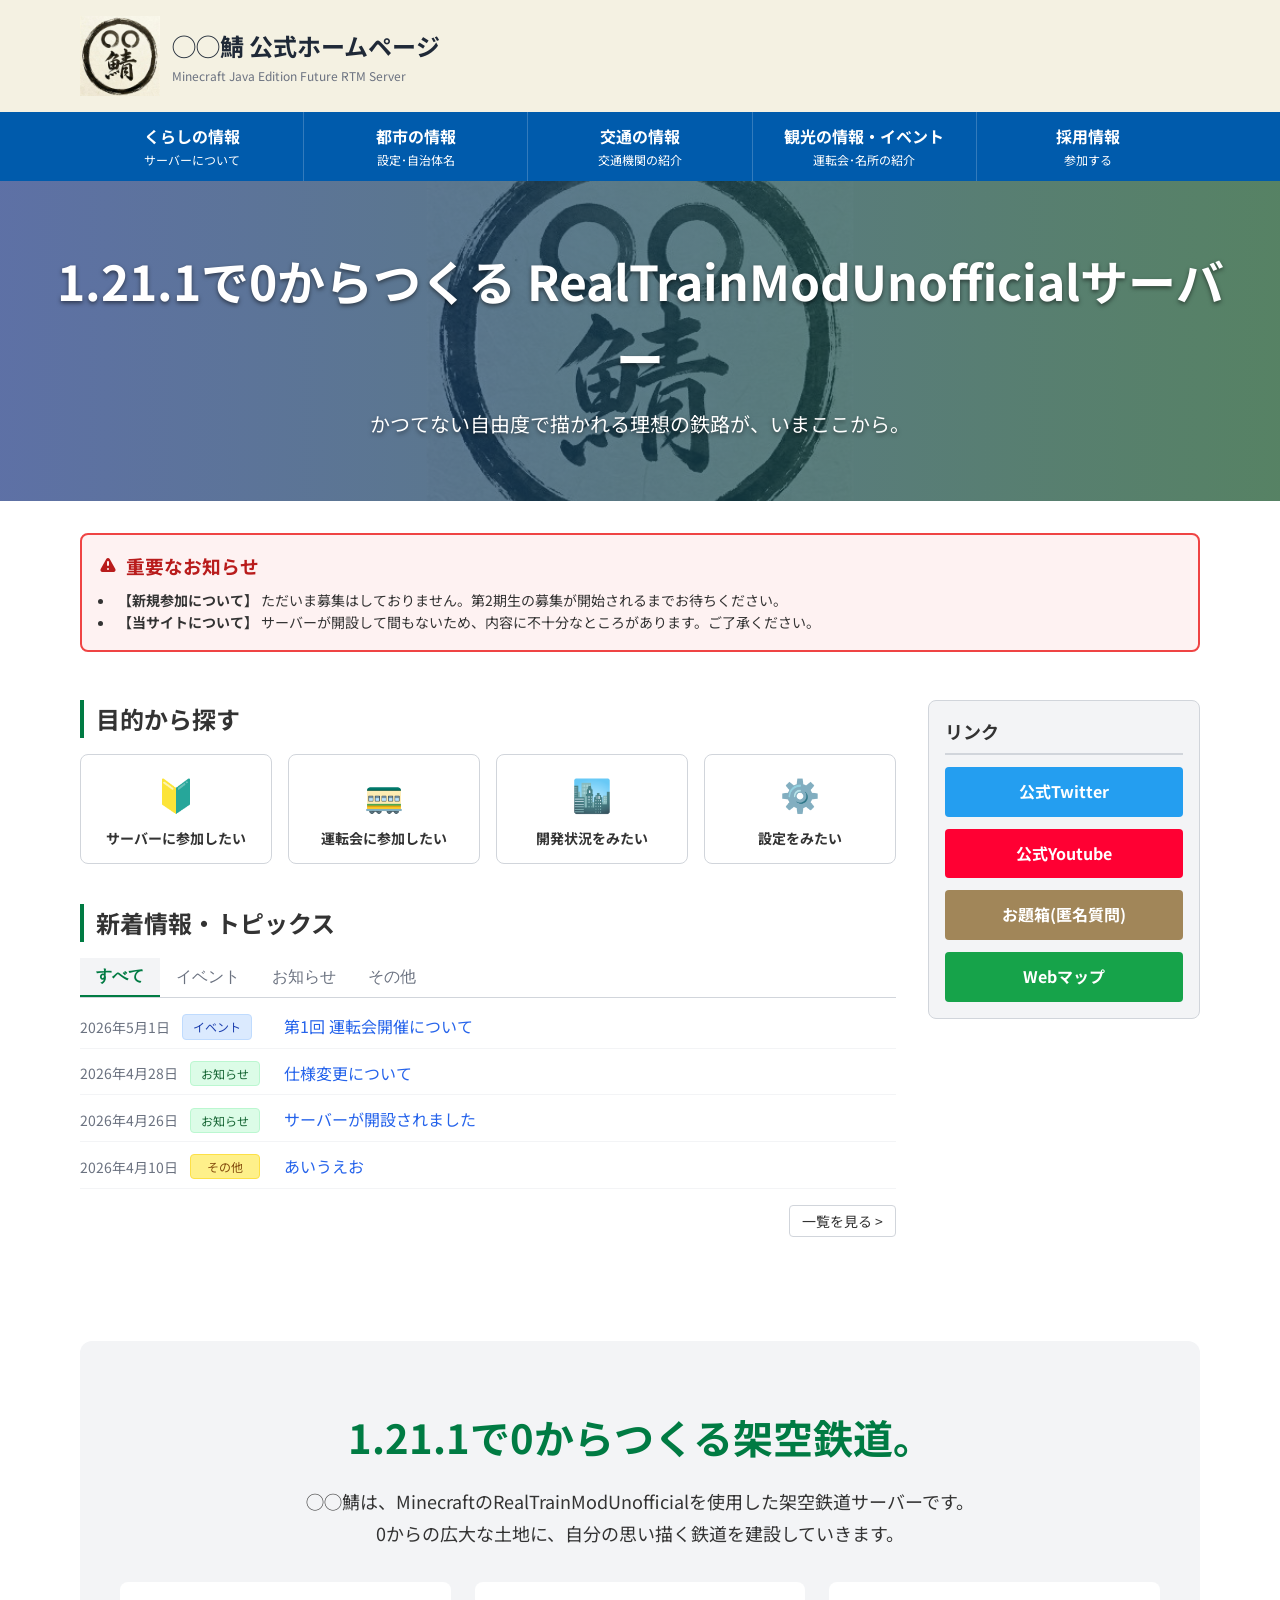
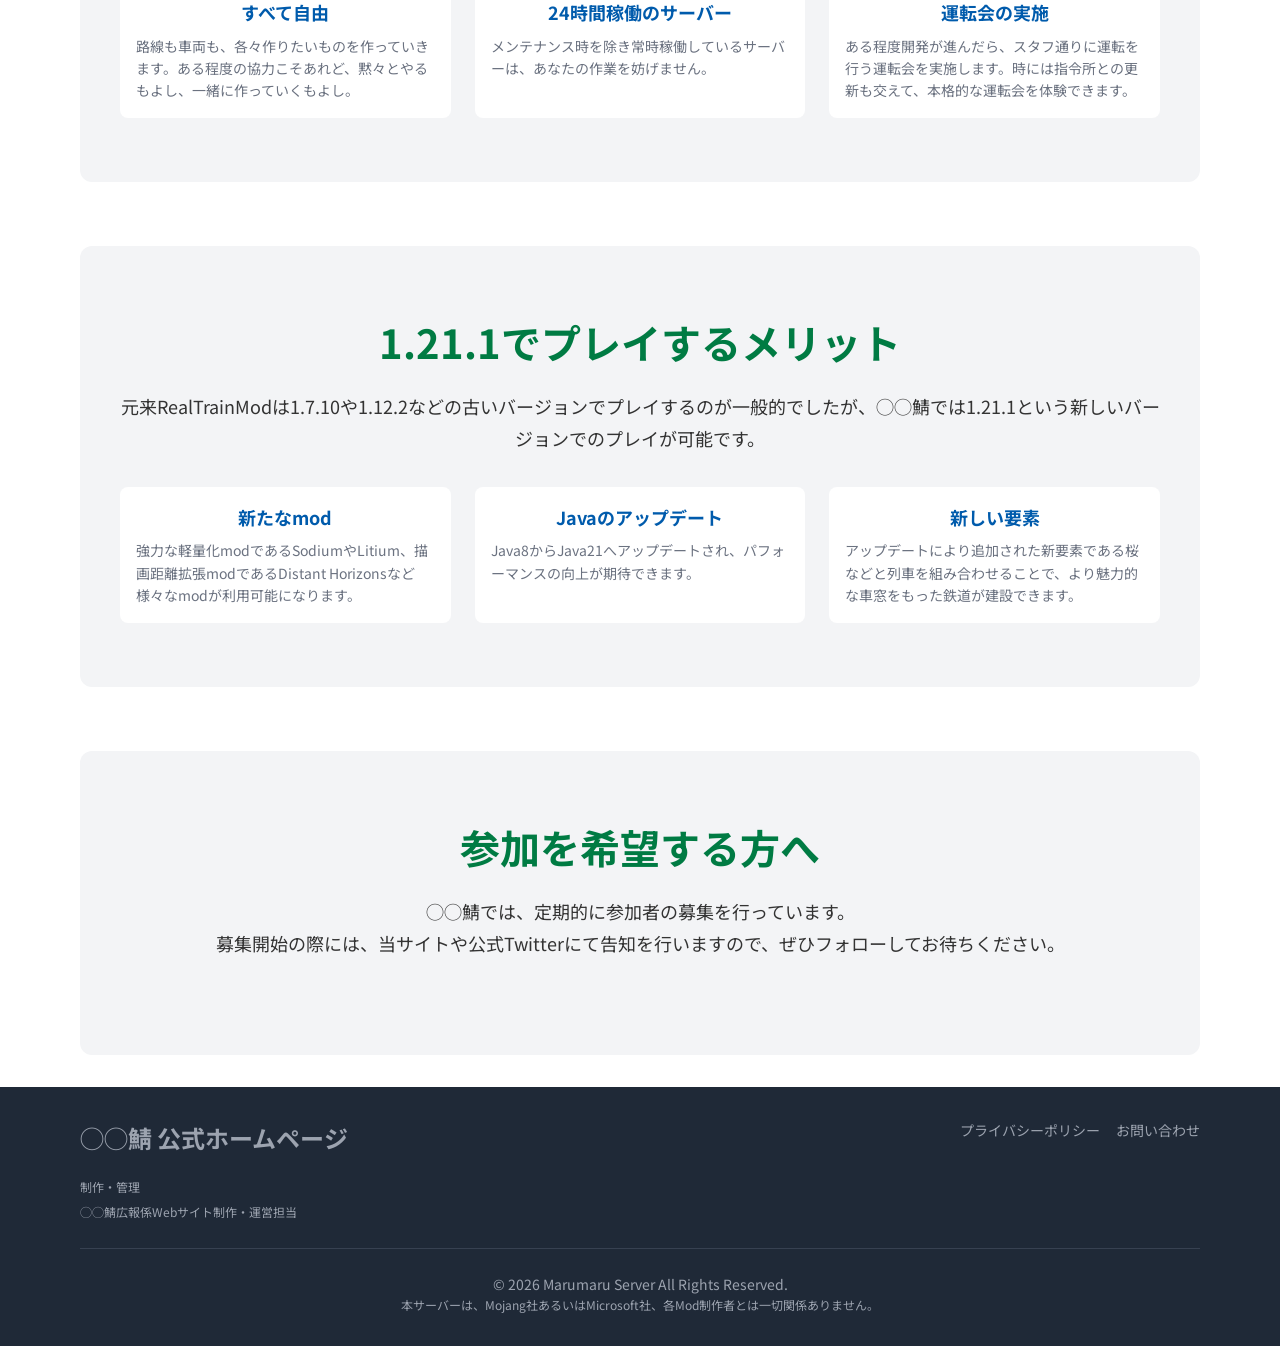
<file: index.html>
<!DOCTYPE html>

<!-- 本サイトは、Geminiにより作成されたものを大きく改変し作成しました。 -->

<html lang="ja">
    <head prefix="og: https://ogp.me/ns#">
        <meta charset="utf-8">

        <title>◯◯鯖 | ホーム</title>
        <meta name="author" content="◯◯鯖 広報係">
        <meta name="description" content="1.21.1で0からつくる、理想の鉄路。">
        <meta name="viewport" content="width=device-width, initial-scale=1, shrink-to-fit=no">
        <link rel="icon" href="/img/favicon.jpg">

        <meta property="og:title" content="◯◯鯖 | ホーム">
        <meta property="og:description" content="1.21.1で0からつくる、理想の鉄路。">
        <meta property="og:url" content=""/>
        <meta property="og:image" content="/img/ogp.jpg">
        <meta property="og:type" content="website">
        <meta property="og:site_name" content="◯◯鯖 | ホーム">
        <meta name="twitter:card" content="summary_large_image">
        <meta name="twitter:site" content="@FutureRTMServer">
        
        <link rel="stylesheet" href="/style.css">
        <link rel="preconnect" href="https://fonts.googleapis.com">
        <link rel="preconnect" href="https://fonts.gstatic.com" crossorigin>
        <link href="https://fonts.googleapis.com/css2?family=Noto+Sans+JP:wght@100..900&family=Noto+Sans:wght@500&family=Noto+Serif+JP:wght@200..900&family=Roboto:ital,wght@0,100..900;1,100..900&display=swap" rel="stylesheet">
    </head>

    <body>
        <div id="header-placeholder"></div>

        <div class="hero">
            <div class="hero-overlay"></div>
            <img src="/img/hero.jpg" alt="サーバーアイコン(仮)" class="hero-img">
            <div class="hero-content">
                <h2>1.21.1で0からつくる RealTrainModUnofficialサーバー</h2>
                <p>かつてない自由度で描かれる理想の鉄路が、いまここから。</p>
            </div>
        </div>

        <main class="main-content container">
            
            <div class="alert-box">
                <h3 class="alert-title">
                    <svg xmlns="http://www.w3.org/2000/svg" viewBox="0 0 20 20" fill="currentColor">
                        <path fill-rule="evenodd" d="M8.257 3.099c.765-1.36 2.722-1.36 3.486 0l5.58 9.92c.75 1.334-.213 2.98-1.742 2.98H4.42c-1.53 0-2.493-1.646-1.743-2.98l5.58-9.92zM11 13a1 1 0 11-2 0 1 1 0 012 0zm-1-8a1 1 0 00-1 1v3a1 1 0 002 0V6a1 1 0 00-1-1z" clip-rule="evenodd" />
                    </svg>
                    重要なお知らせ
                </h3>
                <ul class="alert-list">
                    <li><strong>【新規参加について】</strong> ただいま募集はしておりません。第2期生の募集が開始されるまでお待ちください。</li>
                    <li><strong>【当サイトについて】</strong> サーバーが開設して間もないため、内容に不十分なところがあります。ご了承ください。</li>
                </ul>
            </div>

            <div class="layout-grid">
                <div class="main-column">
                    
                    <h2 class="section-title">目的から探す</h2>
                    <div class="purpose-grid">
                        <a href="recult/index.html" class="purpose-card hover-lift">
                            <span class="purpose-icon">🔰</span>
                            <span class="purpose-text">サーバーに参加したい</span>
                        </a>
                        <a href="tour/index.html" class="purpose-card hover-lift">
                            <span class="purpose-icon">🚃</span>
                            <span class="purpose-text">運転会に参加したい</span>
                        </a>
                        <a href="https://twitter.com/FutureRTMServer" class="purpose-card hover-lift">
                            <span class="purpose-icon">🏙️</span>
                            <span class="purpose-text">開発状況をみたい</span>
                        </a>
                        <a href="city/index.html" class="purpose-card hover-lift">
                            <span class="purpose-icon">⚙️</span>
                            <span class="purpose-text">設定をみたい</span>
                        </a>
                    </div>

                    <div class="news-section">
                        <h2 class="section-title">新着情報・トピックス</h2>
                        
                        <div class="tab-buttons">
                            <button class="tab-btn is-active filter-tab" data-target="all">すべて</button>
                            <button class="tab-btn filter-tab" data-target="event">イベント</button>
                            <button class="tab-btn filter-tab" data-target="notice">お知らせ</button>
                            <button class="tab-btn filter-tab" data-target="other">その他</button>
                        </div>
                        
                        <ul class="news-list" id="news-list">
                            <li class="news-item" data-category="event">
                                <div class="news-meta">
                                    <span class="news-date">2026年5月1日</span>
                                    <span class="news-badge badge-event">イベント</span>
                                </div>
                                <a href="#" class="news-link">第1回 運転会開催について</a>
                            </li>
                            <li class="news-item" data-category="notice">
                                <div class="news-meta">
                                    <span class="news-date">2026年4月28日</span>
                                    <span class="news-badge badge-notice">お知らせ</span>
                                </div>
                                <a href="#" class="news-link">仕様変更について</a>
                            </li>
                            <li class="news-item" data-category="notice">
                                <div class="news-meta">
                                    <span class="news-date">2026年4月26日</span>
                                    <span class="news-badge badge-notice">お知らせ</span>
                                </div>
                                <a href="#" class="news-link">サーバーが開設されました</a>
                            </li>
                            <li class="news-item" data-category="other">
                                <div class="news-meta">
                                    <span class="news-date">2026年4月10日</span>
                                    <span class="news-badge badge-other">その他</span>
                                </div>
                                <a href="#" class="news-link">あいうえお</a>
                            </li>
                        </ul>
                        <div class="news-more">
                            <a href="#" class="news-more-link">一覧を見る ></a>
                        </div>
                    </div>
                </div>

                <div id="sidebar-placeholder" class="side-column"></div>
            </div>

            <section class="intro-section fade-up">
                <h2 class="intro-title">1.21.1で0からつくる架空鉄道。</h2>
                <p class="intro-desc">◯◯鯖は、MinecraftのRealTrainModUnofficialを使用した架空鉄道サーバーです。<br>0からの広大な土地に、自分の思い描く鉄道を建設していきます。</p>
                <div class="intro-features">
                    <div class="intro-feature-card">
                        <!--<img src="https://picsum.photos/400/300?building" alt="自由な建築" class="intro-feature-img">-->
                        <div class="intro-feature-content">
                            <h3 class="intro-feature-title">すべて自由</h3>
                            <p class="intro-feature-text">路線も車両も、各々作りたいものを作っていきます。ある程度の協力こそあれど、黙々とやるもよし、一緒に作っていくもよし。</p>
                        </div>
                    </div>
                    <div class="intro-feature-card">
                        <!--<img src="https://picsum.photos/400/300?business" alt="サーバー" class="intro-feature-img">-->
                        <div class="intro-feature-content">
                            <h3 class="intro-feature-title">24時間稼働のサーバー</h3>
                            <p class="intro-feature-text">メンテナンス時を除き常時稼働しているサーバーは、あなたの作業を妨げません。</p>
                        </div>
                    </div>
                    <div class="intro-feature-card">
                        <!--<img src="https://picsum.photos/400/300?people" alt="運転会の様子" class="intro-feature-img">-->
                        <div class="intro-feature-content">
                            <h3 class="intro-feature-title">運転会の実施</h3>
                            <p class="intro-feature-text">ある程度開発が進んだら、スタフ通りに運転を行う運転会を実施します。時には指令所との更新も交えて、本格的な運転会を体験できます。</p>
                        </div>
                    </div>
                </div>
            </section>

            <section class="intro-section fade-up">
                <h2 class="intro-title">1.21.1でプレイするメリット</h2>
                <p class="intro-desc">元来RealTrainModは1.7.10や1.12.2などの古いバージョンでプレイするのが一般的でしたが、◯◯鯖では1.21.1という新しいバージョンでのプレイが可能です。</p>
                <div class="intro-features">
                    <div class="intro-feature-card">
                        <!--<img src="https://picsum.photos/400/300?building" alt="自由な建築" class="intro-feature-img">-->
                        <div class="intro-feature-content">
                            <h3 class="intro-feature-title">新たなmod</h3>
                            <p class="intro-feature-text">強力な軽量化modであるSodiumやLitium、描画距離拡張modであるDistant Horizonsなど様々なmodが利用可能になります。
                            </p>
                        </div>
                    </div>
                    <div class="intro-feature-card">
                        <!--<img src="https://picsum.photos/400/300?business" alt="サーバー" class="intro-feature-img">-->
                        <div class="intro-feature-content">
                            <h3 class="intro-feature-title">Javaのアップデート</h3>
                            <p class="intro-feature-text">Java8からJava21へアップデートされ、パフォーマンスの向上が期待できます。</p>
                        </div>
                    </div>
                    <div class="intro-feature-card">
                        <!--<img src="https://picsum.photos/400/300?people" alt="運転会の様子" class="intro-feature-img">-->
                        <div class="intro-feature-content">
                            <h3 class="intro-feature-title">新しい要素</h3>
                            <p class="intro-feature-text">アップデートにより追加された新要素である桜などと列車を組み合わせることで、より魅力的な車窓をもった鉄道が建設できます。</p>
                        </div>
                    </div>
                </div>
            </section>

            <section class="intro-section fade-up">
                <h2 class="intro-title">参加を希望する方へ</h2>
                <p class="intro-desc">
                    ◯◯鯖では、定期的に参加者の募集を行っています。<br>募集開始の際には、当サイトや公式Twitterにて告知を行いますので、ぜひフォローしてお待ちください。
                </p>
            </section>
        </main>

        <div id="footer-placeholder"></div>
        <script src="script.js"></script>
    </body>
</html>
</file>
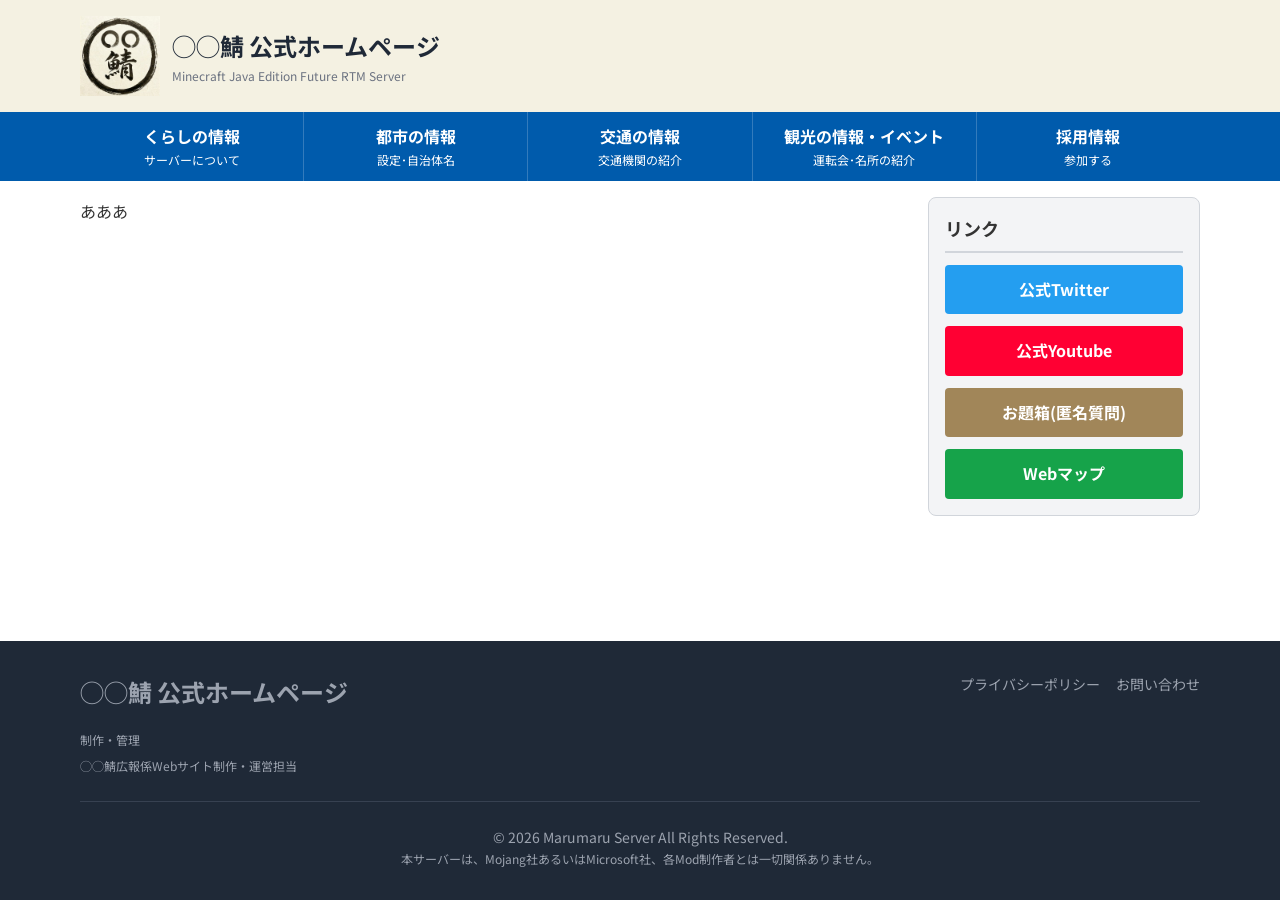
<file: about/index.html>
<!DOCTYPE html>

<!-- 本サイトは、Geminiにより作成されたものを大きく改変し作成しました。 -->

<html lang="ja">
    <head prefix="og: https://ogp.me/ns#">
        <meta charset="utf-8">

        <title>◯◯鯖 | サーバーについて</title>
        <meta name="author" content="◯◯鯖 広報係">
        <meta name="description" content="1.21.1で0からつくる、理想の鉄路。">
        <meta name="viewport" content="width=device-width, initial-scale=1, shrink-to-fit=no">
        <link rel="icon" href="/img/favicon.jpg">

        <meta property="og:title" content="◯◯鯖 | サーバーについて">
        <meta property="og:description" content="1.21.1で0からつくる、理想の鉄路。">
        <meta property="og:url" content=""/>
        <meta property="og:image" content="/img/ogp.png">
        <meta property="og:type" content="website">
        <meta property="og:site_name" content="◯◯鯖 | サーバーについて">
        <meta name="twitter:card" content="summary_large_image">
        <meta name="twitter:site" content="@FutureRTMServer">
        
        <link rel="stylesheet" href="/style.css">
        <link rel="preconnect" href="https://fonts.googleapis.com">
        <link rel="preconnect" href="https://fonts.gstatic.com" crossorigin>
        <link href="https://fonts.googleapis.com/css2?family=Noto+Sans+JP:wght@100..900&family=Noto+Sans:wght@500&family=Noto+Serif+JP:wght@200..900&family=Roboto:ital,wght@0,100..900;1,100..900&display=swap" rel="stylesheet">
    </head>

    <body>
        <div id="header-placeholder"></div>

        <main class="main-content container">
            <div class="layout-grid">
                <div class="main-column">
                    <p>あああ</p>
                </div>

                <div id="sidebar-placeholder" class="side-column"></div>
            </div>
        </main>

        <div id="footer-placeholder"></div>
        <script src="/script.js"></script>
    </body>
</html>
</file>
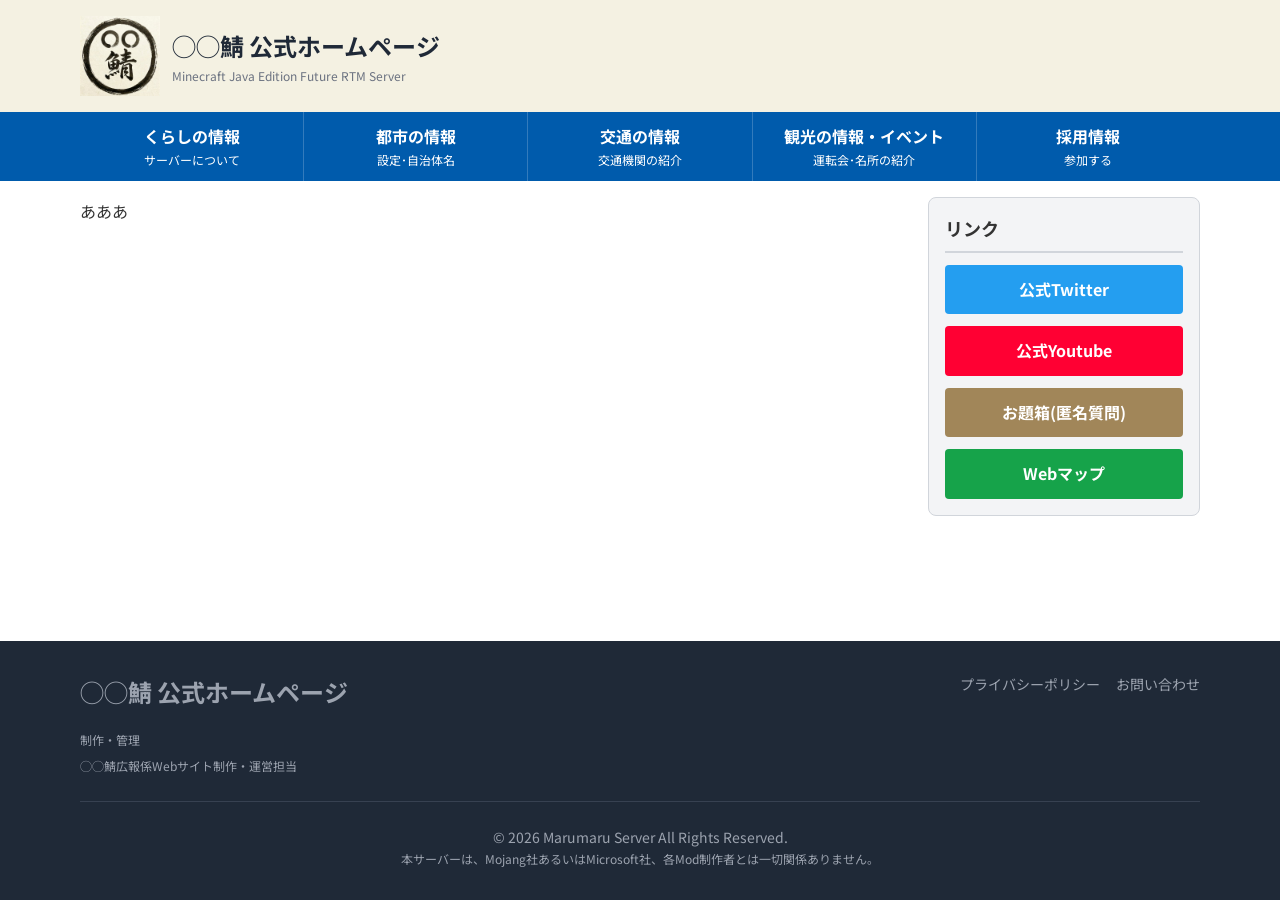
<file: city/index.html>
<!DOCTYPE html>

<!-- 本サイトは、Geminiにより作成されたものを大きく改変し作成しました。 -->

<html lang="ja">
    <head prefix="og: https://ogp.me/ns#">
        <meta charset="utf-8">

        <title>◯◯鯖 | 都市情報</title>
        <meta name="author" content="◯◯鯖 広報係">
        <meta name="description" content="1.21.1で0からつくる、理想の鉄路。">
        <meta name="viewport" content="width=device-width, initial-scale=1, shrink-to-fit=no">
        <link rel="icon" href="/img/favicon.jpg">

        <meta property="og:title" content="◯◯鯖 | 都市情報">
        <meta property="og:description" content="1.21.1で0からつくる、理想の鉄路。">
        <meta property="og:url" content=""/>
        <meta property="og:image" content="/img/ogp.png">
        <meta property="og:type" content="website">
        <meta property="og:site_name" content="◯◯鯖 | 都市情報">
        <meta name="twitter:card" content="summary_large_image">
        <meta name="twitter:site" content="@FutureRTMServer">
        
        <link rel="stylesheet" href="/style.css">
        <link rel="preconnect" href="https://fonts.googleapis.com">
        <link rel="preconnect" href="https://fonts.gstatic.com" crossorigin>
        <link href="https://fonts.googleapis.com/css2?family=Noto+Sans+JP:wght@100..900&family=Noto+Sans:wght@500&family=Noto+Serif+JP:wght@200..900&family=Roboto:ital,wght@0,100..900;1,100..900&display=swap" rel="stylesheet">
    </head>

    <body>
        <div id="header-placeholder"></div>

        <main class="main-content container">
            <div class="layout-grid">
                <div class="main-column">
                    <p>あああ</p>
                </div>

                <div id="sidebar-placeholder" class="side-column"></div>
            </div>
        </main>

        <div id="footer-placeholder"></div>
        <script src="/script.js"></script>
    </body>
</html>
</file>
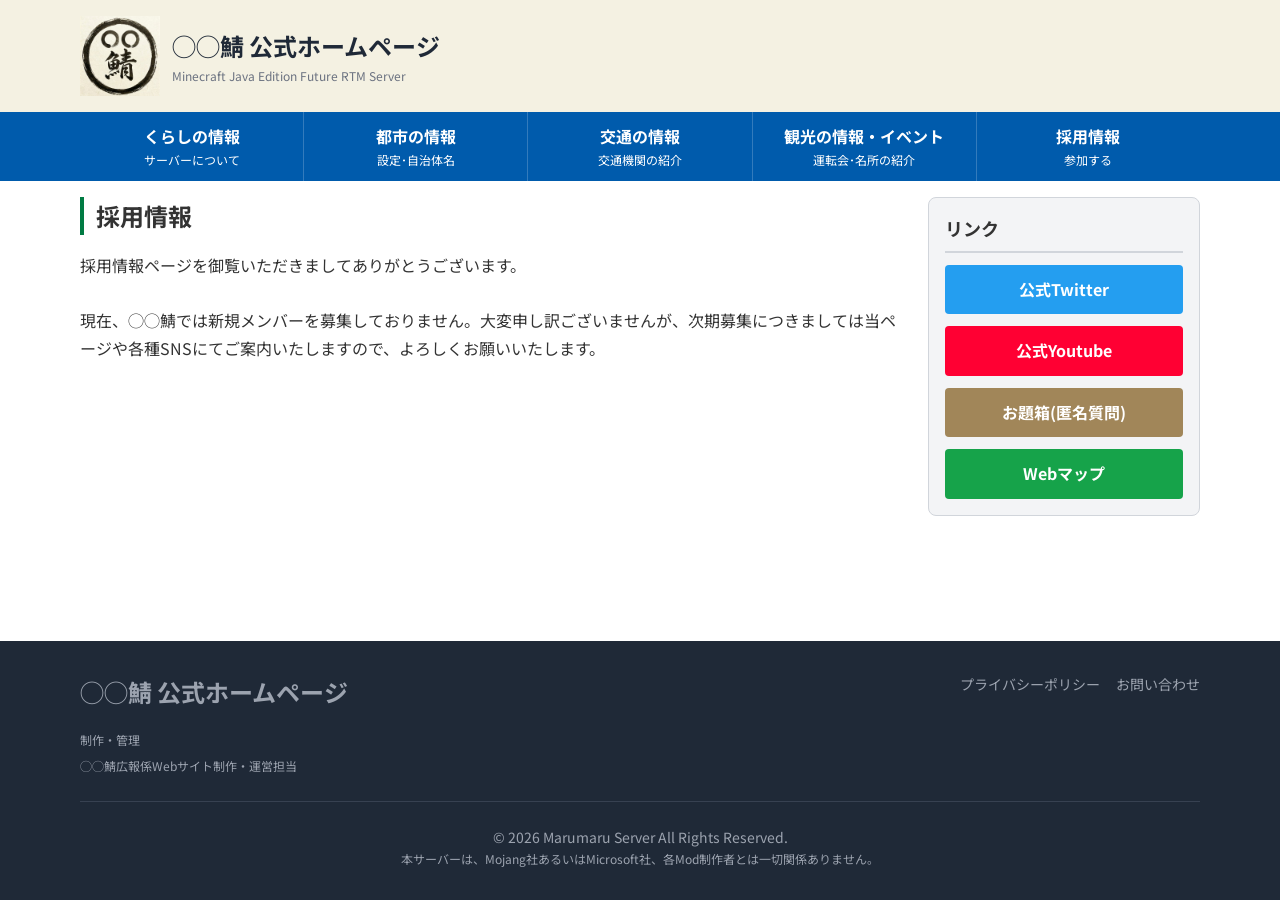
<file: recult/index.html>
<!DOCTYPE html>

<!-- 本サイトは、Geminiにより作成されたものを大きく改変し作成しました。 -->

<html lang="ja">
    <head prefix="og: https://ogp.me/ns#">
        <meta charset="utf-8">

        <title>◯◯鯖 | 採用情報</title>
        <meta name="author" content="◯◯鯖 広報係">
        <meta name="description" content="1.21.1で0からつくる、理想の鉄路。">
        <meta name="viewport" content="width=device-width, initial-scale=1, shrink-to-fit=no">
        <link rel="icon" href="/img/favicon.jpg">

        <meta property="og:title" content="◯◯鯖 | 採用情報">
        <meta property="og:description" content="1.21.1で0からつくる、理想の鉄路。">
        <meta property="og:url" content=""/>
        <meta property="og:image" content="/img/ogp.png">
        <meta property="og:type" content="website">
        <meta property="og:site_name" content="◯◯鯖 | 採用情報">
        <meta name="twitter:card" content="summary_large_image">
        <meta name="twitter:site" content="@FutureRTMServer">
        
        <link rel="stylesheet" href="/style.css">
        <link rel="preconnect" href="https://fonts.googleapis.com">
        <link rel="preconnect" href="https://fonts.gstatic.com" crossorigin>
        <link href="https://fonts.googleapis.com/css2?family=Noto+Sans+JP:wght@100..900&family=Noto+Sans:wght@500&family=Noto+Serif+JP:wght@200..900&family=Roboto:ital,wght@0,100..900;1,100..900&display=swap" rel="stylesheet">
    </head>

    <body>
        <div id="header-placeholder"></div>

        <main class="main-content container">
            <div class="layout-grid">
                <div class="main-column">
                    <h2 class="section-title">採用情報</h2>
                    <p>採用情報ページを御覧いただきましてありがとうございます。</p>
                    <br>
                    <p>現在、◯◯鯖では新規メンバーを募集しておりません。大変申し訳ございませんが、次期募集につきましては当ページや各種SNSにてご案内いたしますので、よろしくお願いいたします。
                    </p>
                </div>

                <div id="sidebar-placeholder" class="side-column"></div>
            </div>
        </main>

        <div id="footer-placeholder"></div>
        <script src="/script.js"></script>
    </body>
</html>
</file>
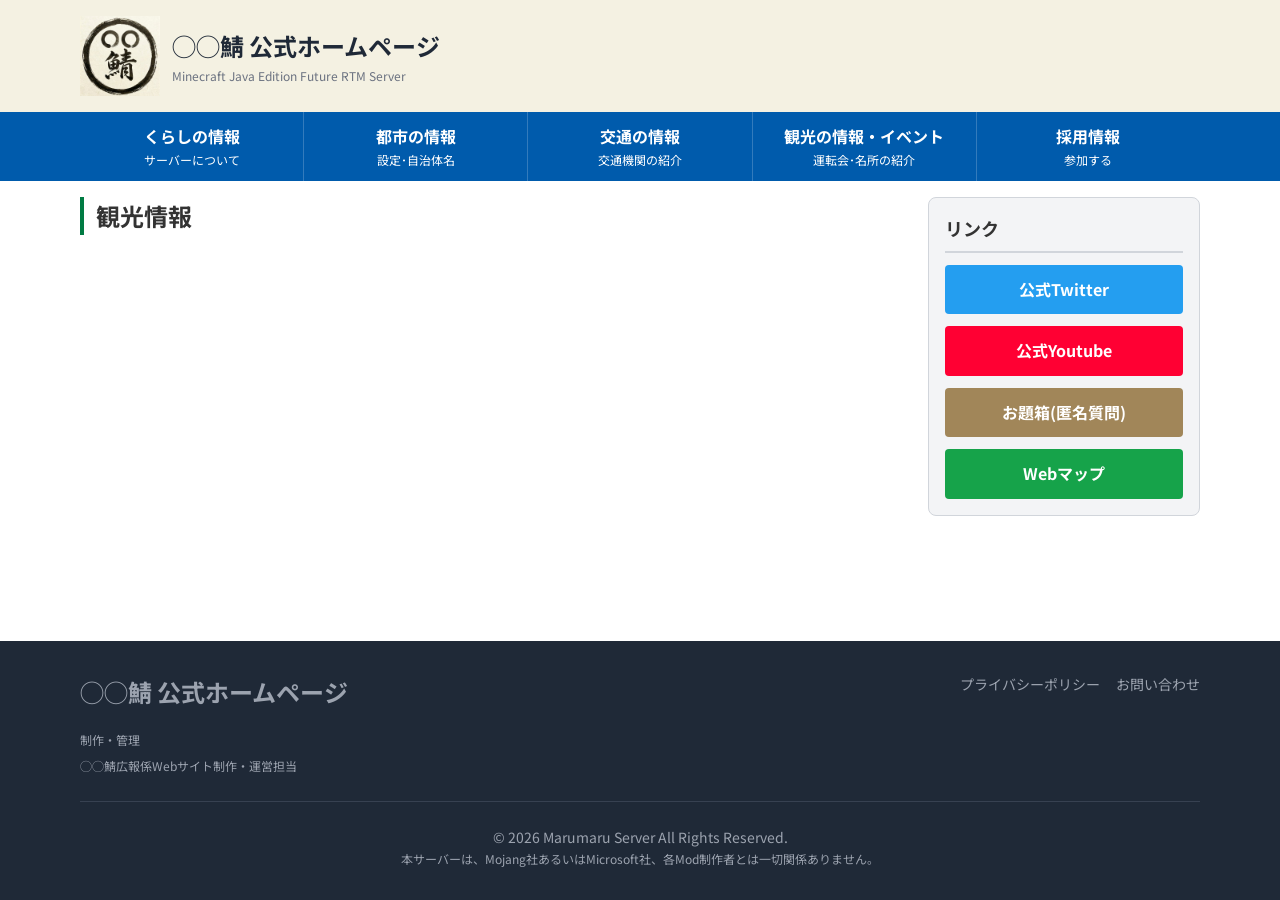
<file: tour/index.html>
<!DOCTYPE html>

<!-- 本サイトは、Geminiにより作成されたものを大きく改変し作成しました。 -->

<html lang="ja">
    <head prefix="og: https://ogp.me/ns#">
        <meta charset="utf-8">

        <title>◯◯鯖 | 観光情報</title>
        <meta name="author" content="◯◯鯖 広報係">
        <meta name="description" content="1.21.1で0からつくる、理想の鉄路。">
        <meta name="viewport" content="width=device-width, initial-scale=1, shrink-to-fit=no">
        <link rel="icon" href="/img/favicon.jpg">

        <meta property="og:title" content="◯◯鯖 | 観光情報">
        <meta property="og:description" content="1.21.1で0からつくる、理想の鉄路。">
        <meta property="og:url" content=""/>
        <meta property="og:image" content="/img/ogp.png">
        <meta property="og:type" content="website">
        <meta property="og:site_name" content="◯◯鯖 | 観光情報">
        <meta name="twitter:card" content="summary_large_image">
        <meta name="twitter:site" content="@FutureRTMServer">
        
        <link rel="stylesheet" href="/style.css">
        <link rel="preconnect" href="https://fonts.googleapis.com">
        <link rel="preconnect" href="https://fonts.gstatic.com" crossorigin>
        <link href="https://fonts.googleapis.com/css2?family=Noto+Sans+JP:wght@100..900&family=Noto+Sans:wght@500&family=Noto+Serif+JP:wght@200..900&family=Roboto:ital,wght@0,100..900;1,100..900&display=swap" rel="stylesheet">
    </head>

    <body>
        <div id="header-placeholder"></div>

        <main class="main-content container">
            <div class="layout-grid">
                <div class="main-column">
                    <h2 class="section-title">観光情報</h2>
                </div>

                <div id="sidebar-placeholder" class="side-column"></div>
            </div>
        </main>

        <div id="footer-placeholder"></div>
        <script src="/script.js"></script>
    </body>
</html>
</file>
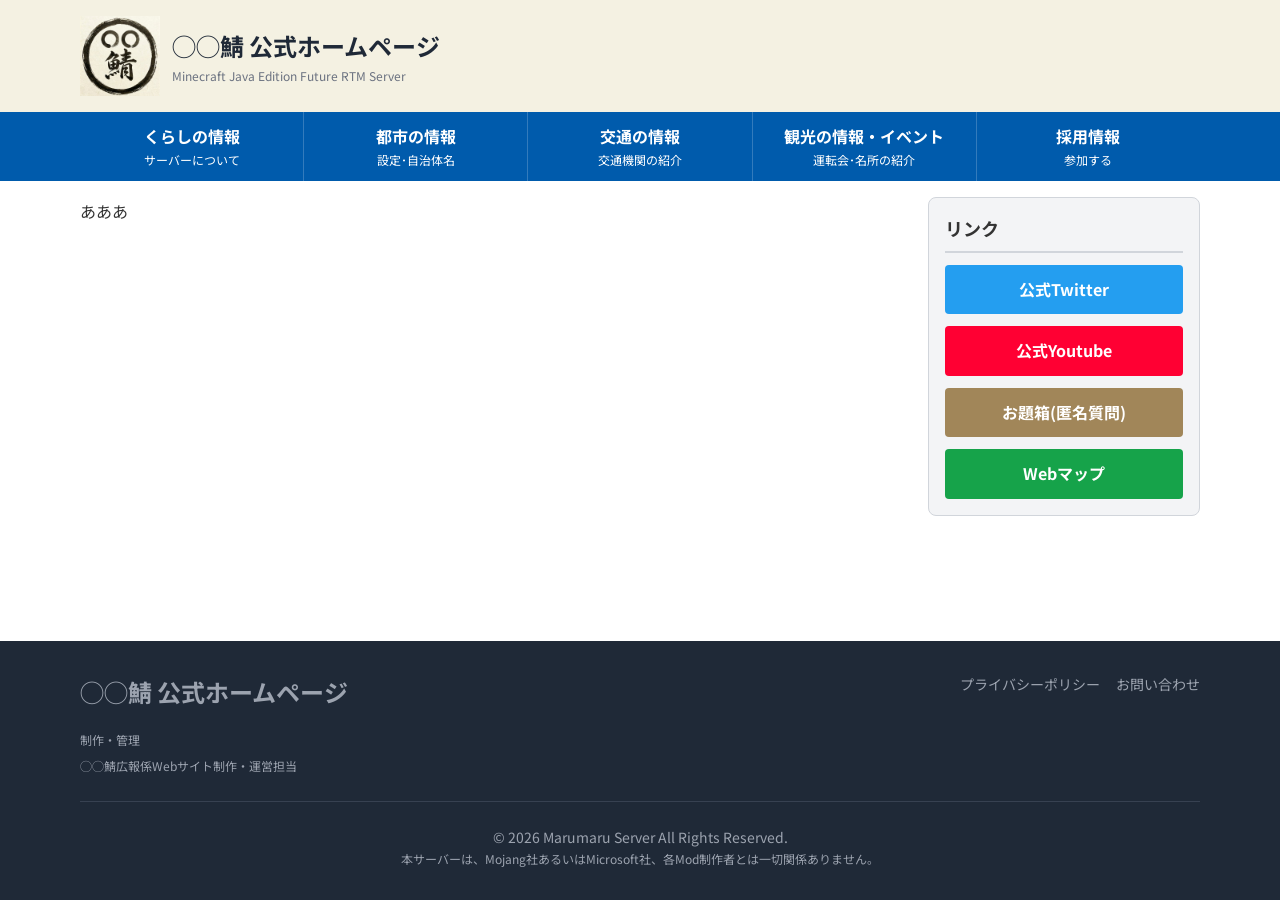
<file: transport/index.html>
<!DOCTYPE html>

<!-- 本サイトは、Geminiにより作成されたものを大きく改変し作成しました。 -->

<html lang="ja">
    <head prefix="og: https://ogp.me/ns#">
        <meta charset="utf-8">

        <title>◯◯鯖 | 交通情報</title>
        <meta name="author" content="◯◯鯖 広報係">
        <meta name="description" content="1.21.1で0からつくる、理想の鉄路。">
        <meta name="viewport" content="width=device-width, initial-scale=1, shrink-to-fit=no">
        <link rel="icon" href="/img/favicon.jpg">

        <meta property="og:title" content="◯◯鯖 | 交通情報">
        <meta property="og:description" content="1.21.1で0からつくる、理想の鉄路。">
        <meta property="og:url" content=""/>
        <meta property="og:image" content="/img/ogp.png">
        <meta property="og:type" content="website">
        <meta property="og:site_name" content="◯◯鯖 | 交通情報">
        <meta name="twitter:card" content="summary_large_image">
        <meta name="twitter:site" content="@FutureRTMServer">
        
        <link rel="stylesheet" href="/style.css">
        <link rel="preconnect" href="https://fonts.googleapis.com">
        <link rel="preconnect" href="https://fonts.gstatic.com" crossorigin>
        <link href="https://fonts.googleapis.com/css2?family=Noto+Sans+JP:wght@100..900&family=Noto+Sans:wght@500&family=Noto+Serif+JP:wght@200..900&family=Roboto:ital,wght@0,100..900;1,100..900&display=swap" rel="stylesheet">
    </head>

    <body>
        <div id="header-placeholder"></div>

        <main class="main-content container">
            <div class="layout-grid">
                <div class="main-column">
                    <p>あああ</p>
                </div>

                <div id="sidebar-placeholder" class="side-column"></div>
            </div>
        </main>

        <div id="footer-placeholder"></div>
        <script src="/script.js"></script>
    </body>
</html>
</file>
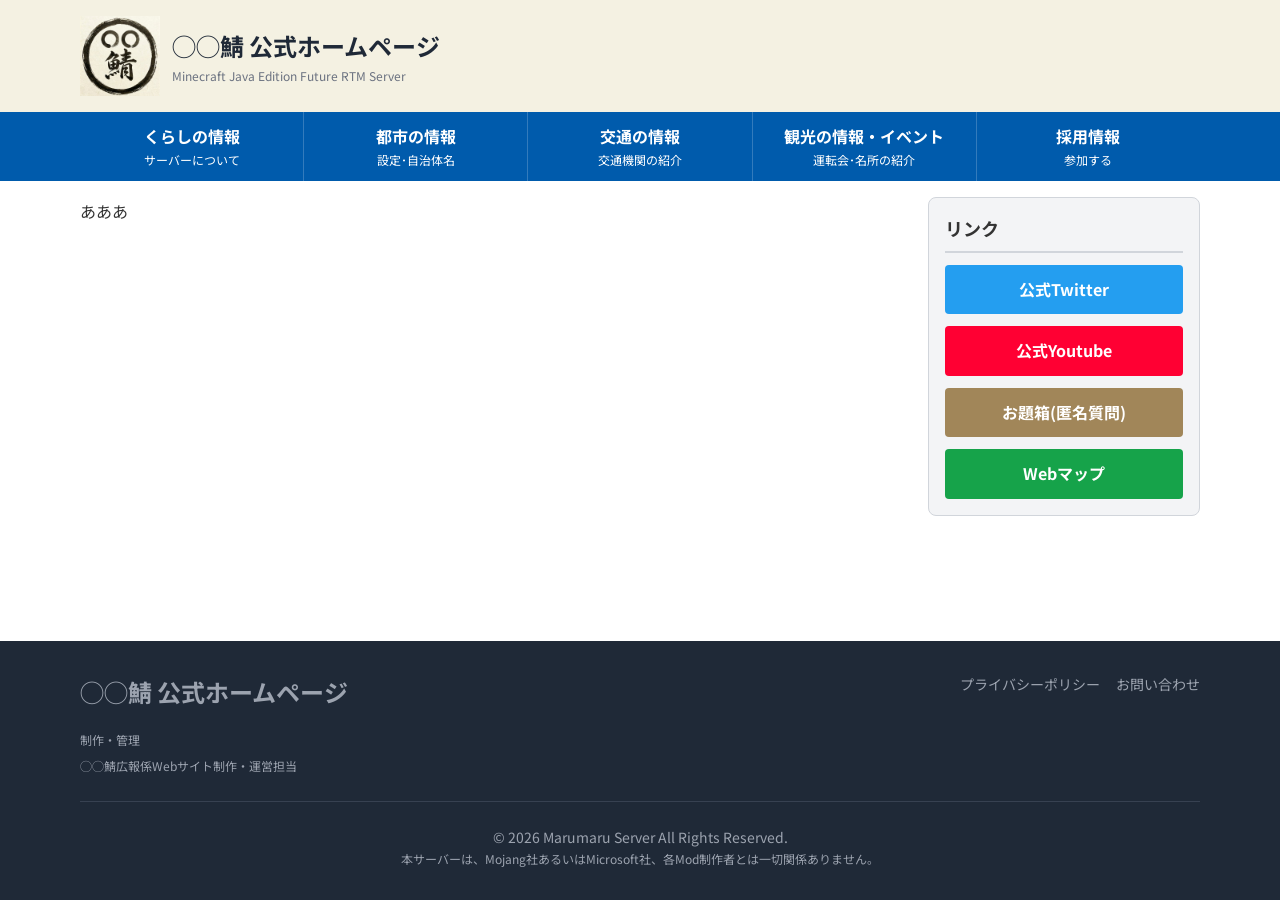
<file: about/rule.html>
<!DOCTYPE html>

<!-- 本サイトは、Geminiにより作成されたものを大きく改変し作成しました。 -->

<html lang="ja">
    <head prefix="og: https://ogp.me/ns#">
        <meta charset="utf-8">

        <title>◯◯鯖 | ルール・規約</title>
        <meta name="author" content="◯◯鯖 広報係">
        <meta name="description" content="1.21.1で0からつくる、理想の鉄路。">
        <meta name="viewport" content="width=device-width, initial-scale=1, shrink-to-fit=no">
        <link rel="icon" href="/img/favicon.jpg">

        <meta property="og:title" content="◯◯鯖 | ルール・規約">
        <meta property="og:description" content="1.21.1で0からつくる、理想の鉄路。">
        <meta property="og:url" content=""/>
        <meta property="og:image" content="/img/ogp.png">
        <meta property="og:type" content="website">
        <meta property="og:site_name" content="◯◯鯖 | ルール・規約">
        <meta name="twitter:card" content="summary_large_image">
        <meta name="twitter:site" content="@FutureRTMServer">
        
        <link rel="stylesheet" href="/style.css">
        <link rel="preconnect" href="https://fonts.googleapis.com">
        <link rel="preconnect" href="https://fonts.gstatic.com" crossorigin>
        <link href="https://fonts.googleapis.com/css2?family=Noto+Sans+JP:wght@100..900&family=Noto+Sans:wght@500&family=Noto+Serif+JP:wght@200..900&family=Roboto:ital,wght@0,100..900;1,100..900&display=swap" rel="stylesheet">
    </head>

    <body>
        <div id="header-placeholder"></div>

        <main class="main-content container">
            <div class="layout-grid">
                <div class="main-column">
                    <p>あああ</p>
                </div>

                <div id="sidebar-placeholder" class="side-column"></div>
            </div>
        </main>

        <div id="footer-placeholder"></div>
        <script src="/script.js"></script>
    </body>
</html>
</file>
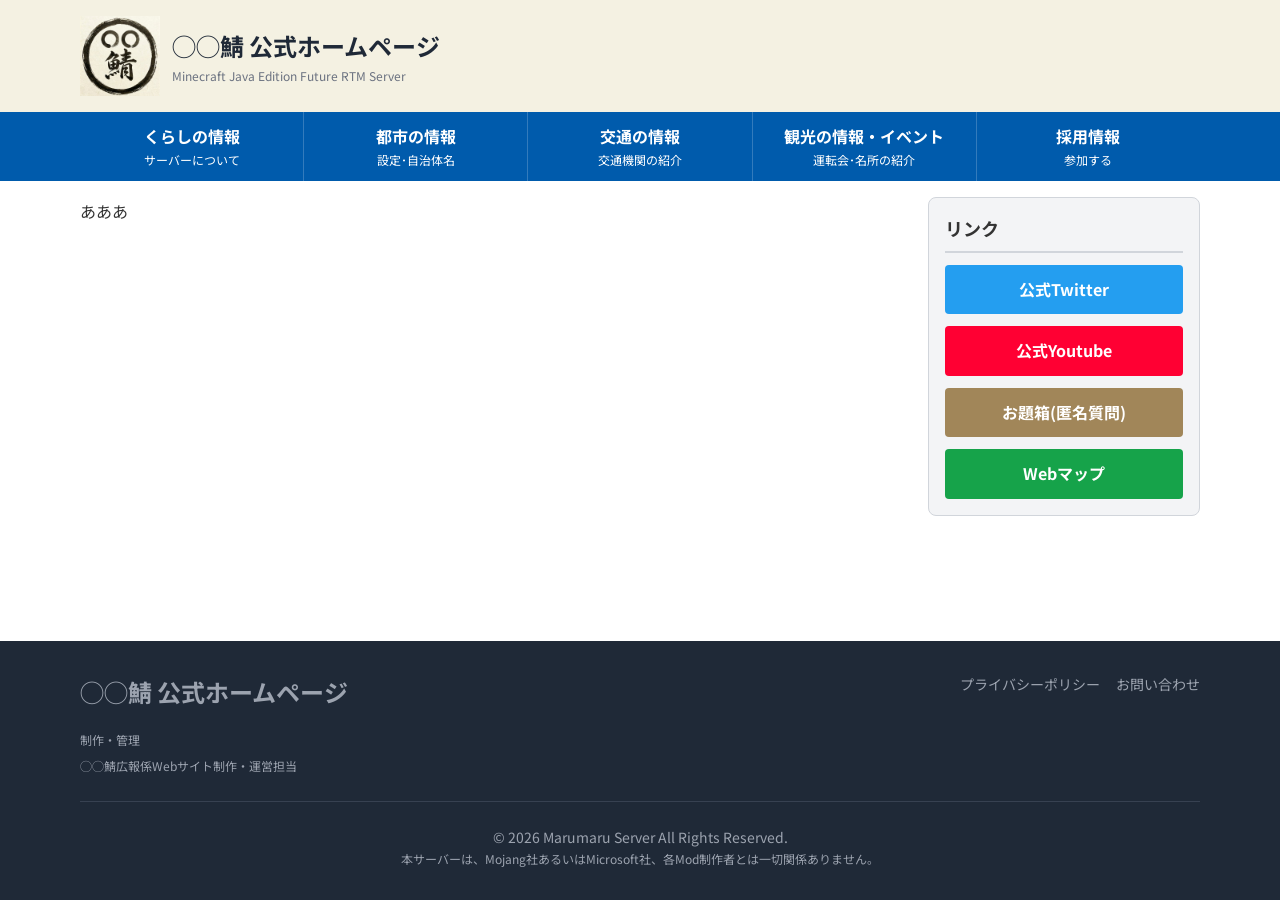
<file: city/municipality.html>
<!DOCTYPE html>

<!-- 本サイトは、Geminiにより作成されたものを大きく改変し作成しました。 -->

<html lang="ja">
    <head prefix="og: https://ogp.me/ns#">
        <meta charset="utf-8">

        <title>◯◯鯖 | 自治体情報</title>
        <meta name="author" content="◯◯鯖 広報係">
        <meta name="description" content="1.21.1で0からつくる、理想の鉄路。">
        <meta name="viewport" content="width=device-width, initial-scale=1, shrink-to-fit=no">
        <link rel="icon" href="/img/favicon.jpg">

        <meta property="og:title" content="◯◯鯖 | 自治体情報">
        <meta property="og:description" content="1.21.1で0からつくる、理想の鉄路。">
        <meta property="og:url" content=""/>
        <meta property="og:image" content="/img/ogp.png">
        <meta property="og:type" content="website">
        <meta property="og:site_name" content="◯◯鯖 | 自治体情報">
        <meta name="twitter:card" content="summary_large_image">
        <meta name="twitter:site" content="@FutureRTMServer">
        
        <link rel="stylesheet" href="/style.css">
        <link rel="preconnect" href="https://fonts.googleapis.com">
        <link rel="preconnect" href="https://fonts.gstatic.com" crossorigin>
        <link href="https://fonts.googleapis.com/css2?family=Noto+Sans+JP:wght@100..900&family=Noto+Sans:wght@500&family=Noto+Serif+JP:wght@200..900&family=Roboto:ital,wght@0,100..900;1,100..900&display=swap" rel="stylesheet">
    </head>

    <body>
        <div id="header-placeholder"></div>

        <main class="main-content container">
            <div class="layout-grid">
                <div class="main-column">
                    <p>あああ</p>
                </div>

                <div id="sidebar-placeholder" class="side-column"></div>
            </div>
        </main>

        <div id="footer-placeholder"></div>
        <script src="/script.js"></script>
    </body>
</html>
</file>
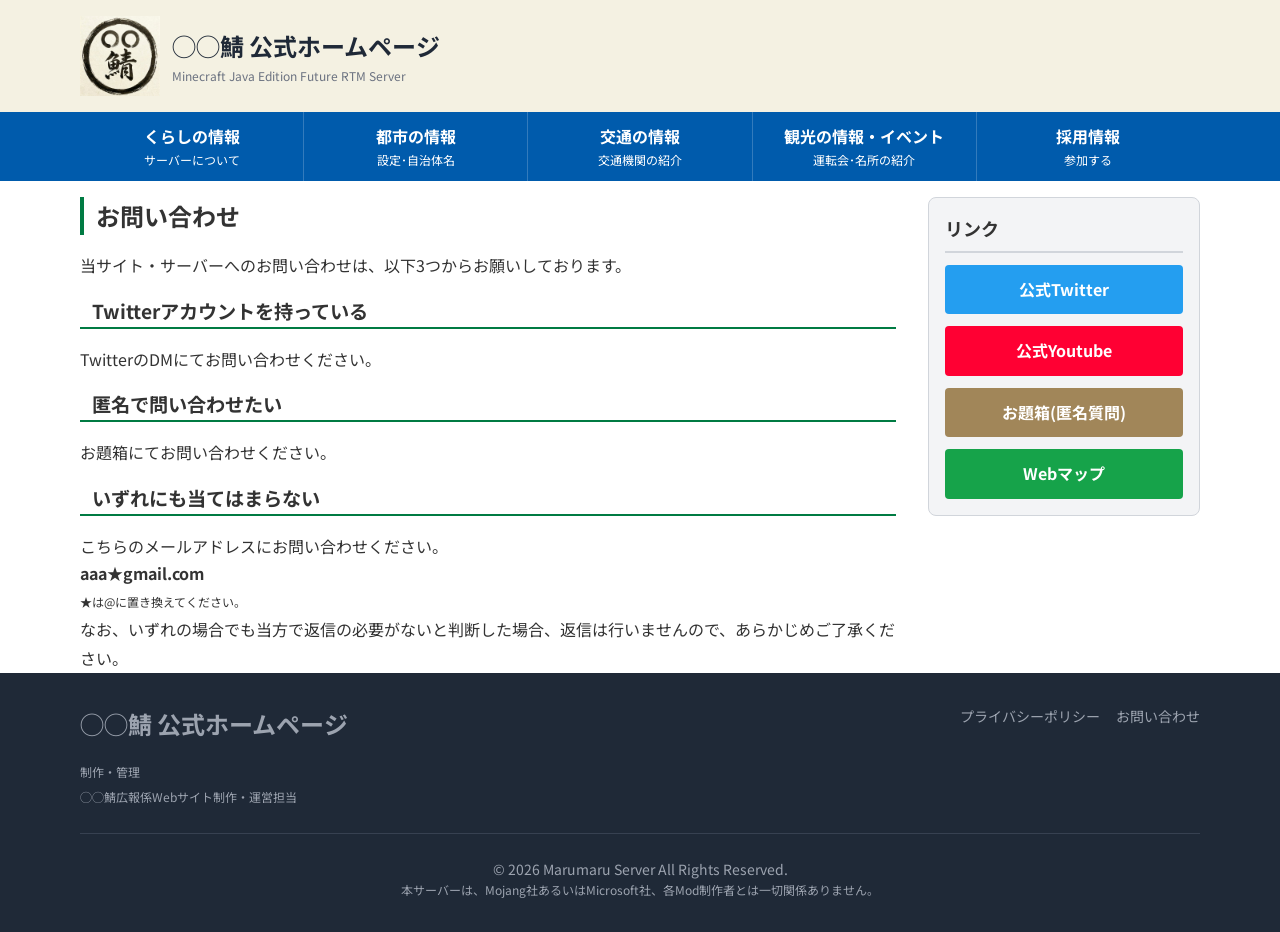
<file: others/contact.html>
<!DOCTYPE html>

<!-- 本サイトは、Geminiにより作成されたものを大きく改変し作成しました。 -->

<html lang="ja">
    <head prefix="og: https://ogp.me/ns#">
        <meta charset="utf-8">

        <title>◯◯鯖 | プライバシーポリシー</title>
        <meta name="author" content="◯◯鯖 広報係">
        <meta name="description" content="1.21.1で0からつくる、理想の鉄路。">
        <meta name="viewport" content="width=device-width, initial-scale=1, shrink-to-fit=no">
        <link rel="icon" href="/img/favicon.jpg">

        <meta property="og:title" content="◯◯鯖 | お問い合わせ">
        <meta property="og:description" content="1.21.1で0からつくる、理想の鉄路。">
        <meta property="og:url" content=""/>
        <meta property="og:image" content="/img/ogp.png">
        <meta property="og:type" content="website">
        <meta property="og:site_name" content="◯◯鯖 | お問い合わせ">
        <meta name="twitter:card" content="summary_large_image">
        <meta name="twitter:site" content="@FutureRTMServer">
        
        <link rel="stylesheet" href="/style.css">
        <link rel="preconnect" href="https://fonts.googleapis.com">
        <link rel="preconnect" href="https://fonts.gstatic.com" crossorigin>
        <link href="https://fonts.googleapis.com/css2?family=Noto+Sans+JP:wght@100..900&family=Noto+Sans:wght@500&family=Noto+Serif+JP:wght@200..900&family=Roboto:ital,wght@0,100..900;1,100..900&display=swap" rel="stylesheet">
    </head>

    <body>
        <div id="header-placeholder"></div>

        <main class="main-content container">
            <div class="layout-grid">
                <div class="main-column">
                    <h2 class="section-title">お問い合わせ</h2>
                    <p>当サイト・サーバーへのお問い合わせは、以下3つからお願いしております。</p>

                    <h3 class="subsection-title">Twitterアカウントを持っている</h3>
                        <p><a href="https://twitter.com/FutureRTMServer" target="_blank">TwitterのDMにてお問い合わせください。</a></p>

                    <h3 class="subsection-title">匿名で問い合わせたい</h3>
                        <p>お題箱にてお問い合わせください。</p>

                    <h3 class="subsection-title">いずれにも当てはまらない</h3>
                        <p>こちらのメールアドレスにお問い合わせください。</p>
                        <h4>aaa★gmail.com</a></h4>
                        <p><span style="font-size: 12px;">★は@に置き換えてください。</span></p>
                        <p>なお、いずれの場合でも当方で返信の必要がないと判断した場合、返信は行いませんので、あらかじめご了承ください。</p>
                </div>

                <div id="sidebar-placeholder" class="side-column"></div>
            </div>
        </main>

        <div id="footer-placeholder"></div>
        <script src="/script.js"></script>
    </body>
</html>
</file>
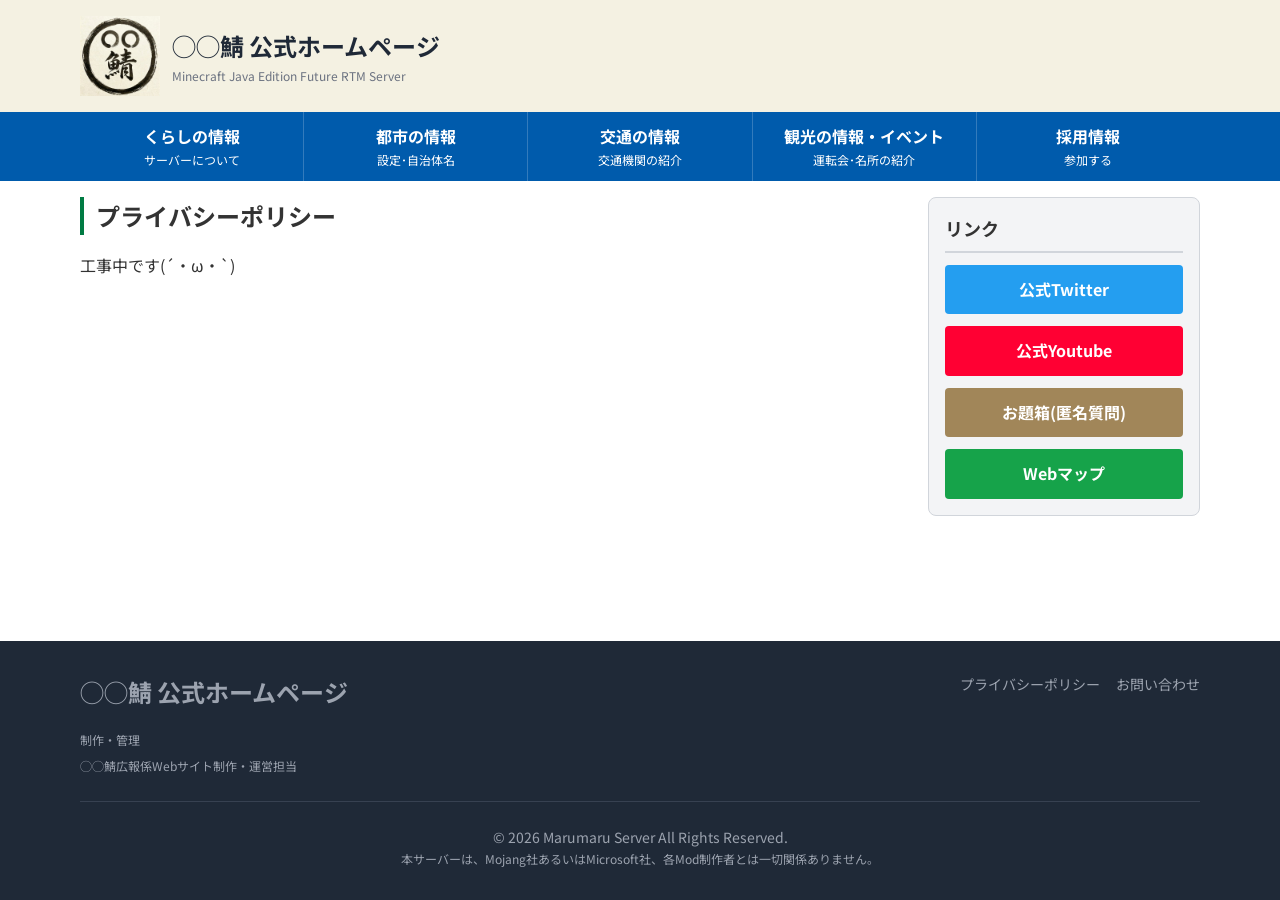
<file: others/privacy.html>
<!DOCTYPE html>

<!-- 本サイトは、Geminiにより作成されたものを大きく改変し作成しました。 -->

<html lang="ja">
    <head prefix="og: https://ogp.me/ns#">
        <meta charset="utf-8">

        <title>◯◯鯖 | プライバシーポリシー</title>
        <meta name="author" content="◯◯鯖 広報係">
        <meta name="description" content="1.21.1で0からつくる、理想の鉄路。">
        <meta name="viewport" content="width=device-width, initial-scale=1, shrink-to-fit=no">
        <link rel="icon" href="/img/favicon.jpg">

        <meta property="og:title" content="◯◯鯖 | プライバシーポリシー">
        <meta property="og:description" content="1.21.1で0からつくる、理想の鉄路。">
        <meta property="og:url" content=""/>
        <meta property="og:image" content="/img/ogp.png">
        <meta property="og:type" content="website">
        <meta property="og:site_name" content="◯◯鯖 | プライバシーポリシー">
        <meta name="twitter:card" content="summary_large_image">
        <meta name="twitter:site" content="@FutureRTMServer">
        
        <link rel="stylesheet" href="/style.css">
        <link rel="preconnect" href="https://fonts.googleapis.com">
        <link rel="preconnect" href="https://fonts.gstatic.com" crossorigin>
        <link href="https://fonts.googleapis.com/css2?family=Noto+Sans+JP:wght@100..900&family=Noto+Sans:wght@500&family=Noto+Serif+JP:wght@200..900&family=Roboto:ital,wght@0,100..900;1,100..900&display=swap" rel="stylesheet">
    </head>

    <body>
        <div id="header-placeholder"></div>

        <main class="main-content container">
            <div class="layout-grid">
                <div class="main-column">
                    <h2 class="section-title">プライバシーポリシー</h2>
                    <p>工事中です(´・ω・`)</p>
                </div>

                <div id="sidebar-placeholder" class="side-column"></div>
            </div>
        </main>

        <div id="footer-placeholder"></div>
        <script src="/script.js"></script>
    </body>
</html>
</file>
<file: style.css>
:root {
    --primary-color: #007b43;
    --primary-hover: #005c32;
    --secondary-color: #005bac;
    --secondary-hover: #004585;
    --accent-color: #f39800;
    
    --text-main: #333333;
    --text-light: #6b7280;
    --text-white: #ffffff;
    
    --bg-body: #ffffff;
    --bg-light: #f3f4f6;
    --border-color: #d1d5db;
}

* {
    margin: 0;
    padding: 0;
    box-sizing: border-box;
}

body {
    font-family: "Noto Sans JP", sans-serif;
    color: var(--text-main);
    background-color: var(--bg-body);
    line-height: 1.6;
    display: flex;
    flex-direction: column;
    min-height: 100vh;
}

a {
    text-decoration: none;
    color: inherit;
}

ul {
    list-style: none;
}

img {
    max-width: 100%;
    height: auto;
    display: block;
}

.container {
    width: 100%;
    max-width: 1200px;
    margin: 0 auto;
    padding: 0 24px; 
}

.hover-lift {
    transition: transform 0.2s ease;
}

.hover-lift:hover {
    transform: translateY(-3px);
}

.top-bar {
    background-color: var(--bg-light);
    border-bottom: 1px solid var(--border-color);
    padding: 4px 0;
    font-size: 0.875rem;
}

.top-bar .container {
    display: flex;
    justify-content: space-between;
    align-items: center;
}

.main-header {
    padding: 16px 0;
    background-color: #F4F1E2;
}

.main-header .container {
    display: flex;
    justify-content: space-between;
    align-items: center;
    flex-wrap: wrap;
    gap: 16px;
}

.logo-area {
    display: flex;
    align-items: center;
    gap: 12px;
}

.logo-area img {
    max-width: 80px;
}

.logo-text h1 {
    font-size: 1.5rem;
    color: #1f2937;
}

.logo-text p {
    font-size: 0.75rem;
    color: var(--text-light);
}

.global-nav {
    background-color: var(--secondary-color);
    color: white;
    position: sticky;
    top: 0;
    z-index: 50;
}

.mobile-menu-toggle {
    padding: 12px 0;
    display: flex;
    justify-content: space-between;
    align-items: center;
    cursor: pointer;
}

.menu-icon {
    width: 24px;
    height: 24px;
}

.nav-list {
    display: none;
    flex-direction: column;
    width: 100%;
}

.nav-list.is-open {
    display: flex;
}

.nav-item {
    position: relative;
    border-bottom: 1px solid rgba(255,255,255,0.2);
}

.nav-link {
    display: block;
    padding: 12px 16px;
    font-weight: bold;
    text-align: center;
    transition: background-color 0.2s;
}

.nav-link:hover {
    background-color: var(--secondary-hover);
}

.nav-subtext {
    display: block;
    font-size: 0.75rem;
    font-weight: normal;
}

.dropdown-menu {
    display: none;
    background-color: #1e3a8a;
}

.dropdown-menu a {
    display: block;
    padding: 12px 32px;
    font-size: 0.875rem;
    border-top: 1px solid rgba(255,255,255,0.1);
}

.nav-item.is-active .dropdown-menu {
    display: block;
}

.hero {
    position: relative;
    height: 250px;
    background-color: #e5e7eb;
    display: flex;
    align-items: center;
    justify-content: center;
    overflow: hidden;
}

.hero-overlay {
    position: absolute;
    top: 0; left: 0; right: 0; bottom: 0;
    background: linear-gradient(to right, rgba(30,58,138,0.7), rgba(20,83,45,0.7));
    z-index: 10;
}

.hero-img {
    position: absolute;
    top: 0; left: 0;
    width: 100%; height: 100%;
    object-fit: cover;
    filter: grayscale(30%);
}

.hero-content {
    position: relative;
    z-index: 20;
    text-align: center;
    color: white;
    padding: 0 24px;
    text-shadow: 0 2px 4px rgba(0,0,0,0.5);
}

.hero-content h2 {
    font-size: 1.75rem;
    margin-bottom: 12px;
}

.hero-content p {
    font-size: 1rem;
}

.main-content {
    flex-grow: 1;
    padding: 32px 0;
}

.layout-grid {
    padding-top: 16px;
    display: flex;
    flex-direction: column;
    gap: 32px;
}

.main-column {
    width: 100%;
}

.main-column p {
    line-height: 1.8;
}

.side-column {
    width: 100%;
    display: flex;
    flex-direction: column;
    gap: 24px;
}

.section-title {
    font-size: 1.5rem;
    font-weight: bold;
    border-left: 4px solid var(--primary-color);
    padding-left: 12px;
    margin-bottom: 16px;
}

.subsection-title {
    font-size: 1.2rem;
    font-weight: bold;
    border-bottom: 2px solid var(--primary-color);
    padding-left: 12px;
    margin: 16px 0;
}

.alert-box {
    border: 2px solid #ef4444;
    background-color: #fef2f2;
    border-radius: 8px;
    padding: 16px;
    margin: 32px 0;
}

.alert-title {
    color: #b91c1c;
    font-weight: bold;
    display: flex;
    align-items: center;
    margin-bottom: 8px;
}
.alert-title svg {
    width: 20px;
    height: 20px;
    margin-right: 8px;
}
.alert-list {
    list-style: disc inside;
    font-size: 0.875rem;
}

.purpose-grid {
    display: grid;
    grid-template-columns: repeat(2, 1fr);
    gap: 16px;
    margin-bottom: 40px;
}

.purpose-card {
    background-color: white;
    border: 1px solid var(--border-color);
    border-radius: 8px;
    padding: 16px;
    text-align: center;
    display: flex;
    flex-direction: column;
    align-items: center;
    justify-content: center;
    height: 110px;
}

.purpose-icon {
    font-size: 2rem;
    margin-bottom: 8px;
}

.purpose-text {
    font-size: 0.875rem;
    font-weight: bold;
}

.news-section {
    margin-bottom: 40px;
}

.tab-buttons {
    display: flex;
    border-bottom: 1px solid var(--border-color);
    margin-bottom: 16px;
    overflow-x: auto;
    white-space: nowrap;
}

.tab-btn {
    background: none;
    border: none;
    padding: 8px 16px;
    color: var(--text-light);
    cursor: pointer;
    font-size: 1rem;
}

.tab-btn:hover {
    color: var(--text-main);
}

.tab-btn.is-active {
    color: var(--primary-color);
    font-weight: bold;
    border-bottom: 2px solid var(--primary-color);
    background-color: var(--bg-light);
}

.news-list {
    display: flex;
    flex-direction: column;
    gap: 12px;
}

.news-item {
    display: flex;
    flex-direction: column;
    border-bottom: 1px solid #f3f4f6;
    padding-bottom: 8px;
}

.news-meta {
    display: flex;
    align-items: center;
    margin-bottom: 4px;
}

.news-date {
    font-size: 0.875rem;
    color: var(--text-light);
    margin-right: 12px;
}

.news-badge {
    font-size: 0.75rem;
    padding: 2px 8px;
    border-radius: 4px;
    border: 1px solid;
    width: 70px;
    text-align: center;
}

.badge-event { background-color: #dbeafe; color: #1e40af; border-color: #bfdbfe; }
.badge-notice { background-color: #dcfce7; color: #166534; border-color: #bbf7d0; }
.badge-other { background-color: #fef08a; color: #854d0e; border-color: #fde047; }

.news-link {
    color: #2563eb;
}

.news-link:hover {
    text-decoration: underline;
}

.news-more {
    text-align: right;
    margin-top: 16px;
}

.news-more-link {
    display: inline-flex;
    align-items: center;
    font-size: 0.875rem;
    border: 1px solid var(--border-color);
    padding: 4px 12px;
    border-radius: 4px;
}

.widget {
    background-color: var(--bg-light);
    border: 1px solid var(--border-color);
    border-radius: 8px;
    padding: 16px;
}
.widget-title {
    font-size: 1.125rem;
    font-weight: bold;
    border-bottom: 2px solid var(--border-color);
    padding-bottom: 8px;
    margin-bottom: 12px;
}

.banner-list {
    display: flex;
    flex-direction: column;
    gap: 12px;
}

.banner-link {
    display: flex;
    align-items: center;
    justify-content: center;
    padding: 12px;
    border-radius: 4px;
    font-weight: bold;
    color: white;
    transition: opacity 0.2s;
}

.banner-link:hover { opacity: 0.8; }
.banner-twitter { background-color: #249ef0; }
.banner-map { background-color: #16a34a; }
.banner-youtube { background-color: #f03; }
.banner-odaibako { background-color: #a18659; }

.ad-space {
    display: flex;
    flex-direction: column;
    gap: 8px;
}

.ad-banner {
    background-color: white;
    border: 1px solid var(--border-color);
    padding: 8px;
    text-align: center;
    font-size: 0.75rem;
    color: var(--text-light);
}

.intro-section {
    margin-top: 64px;
    margin-bottom: 32px;
    padding: 48px 24px;
    background-color: var(--bg-light);
    border-radius: 12px;
    text-align: center;
}

.intro-title {
    font-size: 2rem;
    font-weight: bold;
    color: var(--primary-color);
    margin-bottom: 16px;
}

.intro-desc {
    font-size: 1rem;
    color: var(--text-main);
    margin-bottom: 32px;
    line-height: 1.8;
}

.intro-features {
    display: grid;
    grid-template-columns: 1fr;
    gap: 24px;
}

.intro-feature-card {
    background-color: white;
    border-radius: 8px;
    overflow: hidden;
}

.intro-feature-img {
    width: 100%;
    height: 160px;
    object-fit: cover;
}

.intro-feature-content {
    padding: 16px;
}

.intro-feature-title {
    font-size: 1.125rem;
    font-weight: bold;
    margin-bottom: 8px;
    color: var(--secondary-color);
}

.intro-feature-text {
    font-size: 0.875rem;
    color: var(--text-light);
    text-align: left;
}

.fade-up {
    opacity: 0;
    transform: translateY(40px);
    transition: opacity 0.8s ease-out, transform 0.8s ease-out;
}
.fade-up.is-visible {
    opacity: 1;
    transform: translateY(0);
}

footer {
    background-color: #1f2937;
    color: #9ca3af;;
    padding: 32px 0;
    margin-top: auto;
}

.footer-top {
    display: flex;
    flex-direction: column;
    gap: 24px;
    margin-bottom: 24px;
}

.footer-info h2{
    padding-bottom: 15px;
}

.footer-links {
    display: flex;
    flex-wrap: wrap;
    gap: 16px;
    font-size: 0.875rem;
    color: #9ca3af;
}

.footer-links a:hover {
    color: white;
}

.footer-bottom {
    border-top: 1px solid #374151;
    padding-top: 24px;
    text-align: center;
    color: #9ca3af;
    font-size: 0.875rem;
}

.footer-disclaimer {
    font-size: 0.75rem;
}

@media (min-width: 768px) {
    .container {
        padding: 0 40px;
    }

    .accessibility-tools {
        display: flex;
    }

    .search-area {
        width: auto;
    }
    
    .mobile-menu-toggle {
        display: none;
    }

    .nav-list {
        display: flex;
        flex-direction: row;
    }

    .nav-item {
        flex: 1;
        border-bottom: none;
        border-right: 1px solid rgba(255,255,255,0.2);
    }

    .nav-item:last-child {
        border-right: none;
    }
    
    .dropdown-menu {
        position: absolute;
        top: 100%;
        left: 0;
        width: 220px;
        background-color: white;
        color: var(--text-main);
        border-top: 4px solid var(--primary-color);
    }

    .dropdown-menu a {
        border-top: none;
        border-bottom: 1px solid var(--border-color);
        padding: 12px 16px;
    }

    .dropdown-menu a:hover {
        background-color: var(--bg-light);
        color: var(--primary-color);
    }
    
    .nav-item:last-child .dropdown-menu {
        left: auto;
        right: 0;
    }
    
    .nav-item:hover .dropdown-menu {
        display: block;
    }
    
    .nav-item.is-active .dropdown-menu {
        display: none;
    }

    .nav-item:hover.is-active .dropdown-menu,
    .nav-item:hover .dropdown-menu {
        display: block;
    }

    .hero {
        height: 320px;
    }

    .hero-content {
        padding: 0 40px;
    }

    .hero-content h2 {
        font-size: 3rem;
    }

    .hero-content p {
        font-size: 1.25rem;
    }

    .layout-grid {
        flex-direction: row;
        align-items: flex-start;
    }

    .main-column {
        width: auto;
        flex: 3;
    }

    .side-column {
        width: auto;
        flex: 1;
        min-width: 200px;
    }

    .purpose-grid {
        grid-template-columns: repeat(4, 1fr);
    }

    .pickup-grid {
        grid-template-columns: repeat(2, 1fr);
    }

    .news-item {
        flex-direction: row;
        align-items: center;
    }

    .news-meta {
        width: 25%;
        margin-bottom: 0;
        flex-shrink: 0;
    }

    .intro-section {
        padding: 64px 40px;
    }

    .intro-title {
        font-size: 2.5rem;
    }

    .intro-desc {
        font-size: 1.125rem;
    }

    .intro-features {
        grid-template-columns: repeat(3, 1fr);
    }
    
    .footer-top {
        flex-direction: row;
        justify-content: space-between;
    }
}
</file>
